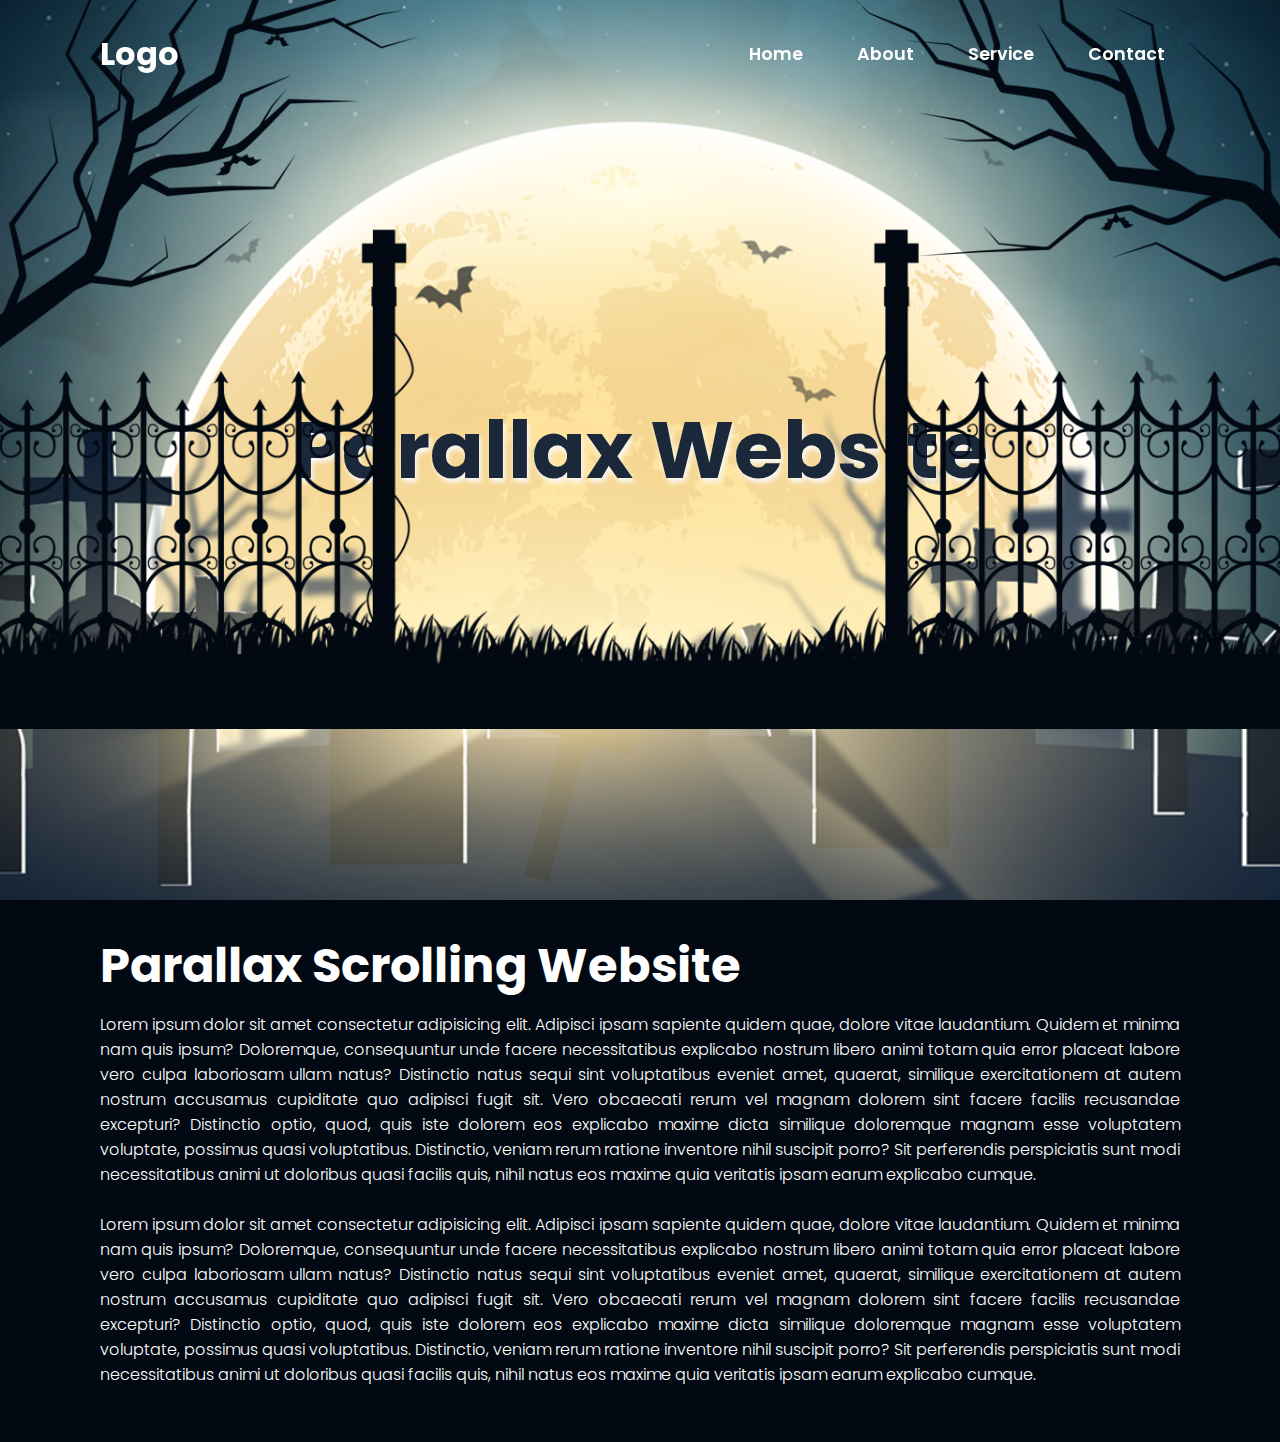
<file: ex1/index.html>
<!DOCTYPE html>
<html lang="en">

<head>
    <meta charset="UTF-8">
    <meta http-equiv="X-UA-Compatible" content="IE=edge">
    <meta name="viewport" content="width=device-width, initial-scale=1.0">
    <title>Parallax Scrolling Website | Codehal</title>
    <link rel="stylesheet" href="style.css">
</head>

<body>
    
    <header>
        <h2 class="logo">Logo</h2>
        <nav class="navigation">
            <a href="#" class="active">Home<span></span></a>
            <a href="#">About<span></span></a>
            <a href="#">Service<span></span></a>
            <a href="#">Contact<span></span></a>
        </nav>
    </header>

    <selection class="parallax">
        <h2 id="text">Parallax Website</h2>
        <img src="tree-left.png" id="tree-left">
        <img src="tree-right.png" id="tree-right">
        <img src="gate-left.png" id="gate-left">
        <img src="gate-right.png" id="gate-right">
        <img src="grass.png" id="grass">
    </selection>

    <section class="sec">
        <h2>Parallax Scrolling Website</h2>
        <p>
           Lorem ipsum dolor sit amet consectetur adipisicing elit. Adipisci ipsam sapiente quidem quae, dolore vitae laudantium. Quidem et minima nam quis ipsum? Doloremque, consequuntur unde facere necessitatibus explicabo nostrum libero animi totam quia error placeat labore vero culpa laboriosam ullam natus? Distinctio natus sequi sint voluptatibus eveniet amet, quaerat, similique exercitationem at autem nostrum accusamus cupiditate quo adipisci fugit sit. Vero obcaecati rerum vel magnam dolorem sint facere facilis recusandae excepturi? Distinctio optio, quod, quis iste dolorem eos explicabo maxime dicta similique doloremque magnam esse voluptatem voluptate, possimus quasi voluptatibus. Distinctio, veniam rerum ratione inventore nihil suscipit porro? Sit perferendis perspiciatis sunt modi necessitatibus animi ut doloribus quasi facilis quis, nihil natus eos maxime quia veritatis ipsam earum explicabo cumque. 
        <br><br>
           Lorem ipsum dolor sit amet consectetur adipisicing elit. Adipisci ipsam sapiente quidem quae, dolore vitae laudantium. Quidem et minima nam quis ipsum? Doloremque, consequuntur unde facere necessitatibus explicabo nostrum libero animi totam quia error placeat labore vero culpa laboriosam ullam natus? Distinctio natus sequi sint voluptatibus eveniet amet, quaerat, similique exercitationem at autem nostrum accusamus cupiditate quo adipisci fugit sit. Vero obcaecati rerum vel magnam dolorem sint facere facilis recusandae excepturi? Distinctio optio, quod, quis iste dolorem eos explicabo maxime dicta similique doloremque magnam esse voluptatem voluptate, possimus quasi voluptatibus. Distinctio, veniam rerum ratione inventore nihil suscipit porro? Sit perferendis perspiciatis sunt modi necessitatibus animi ut doloribus quasi facilis quis, nihil natus eos maxime quia veritatis ipsam earum explicabo cumque. 
        <br><br>
        </p>
    </section>

    <script src="script.js"></script>
</body>
</html>
</file>
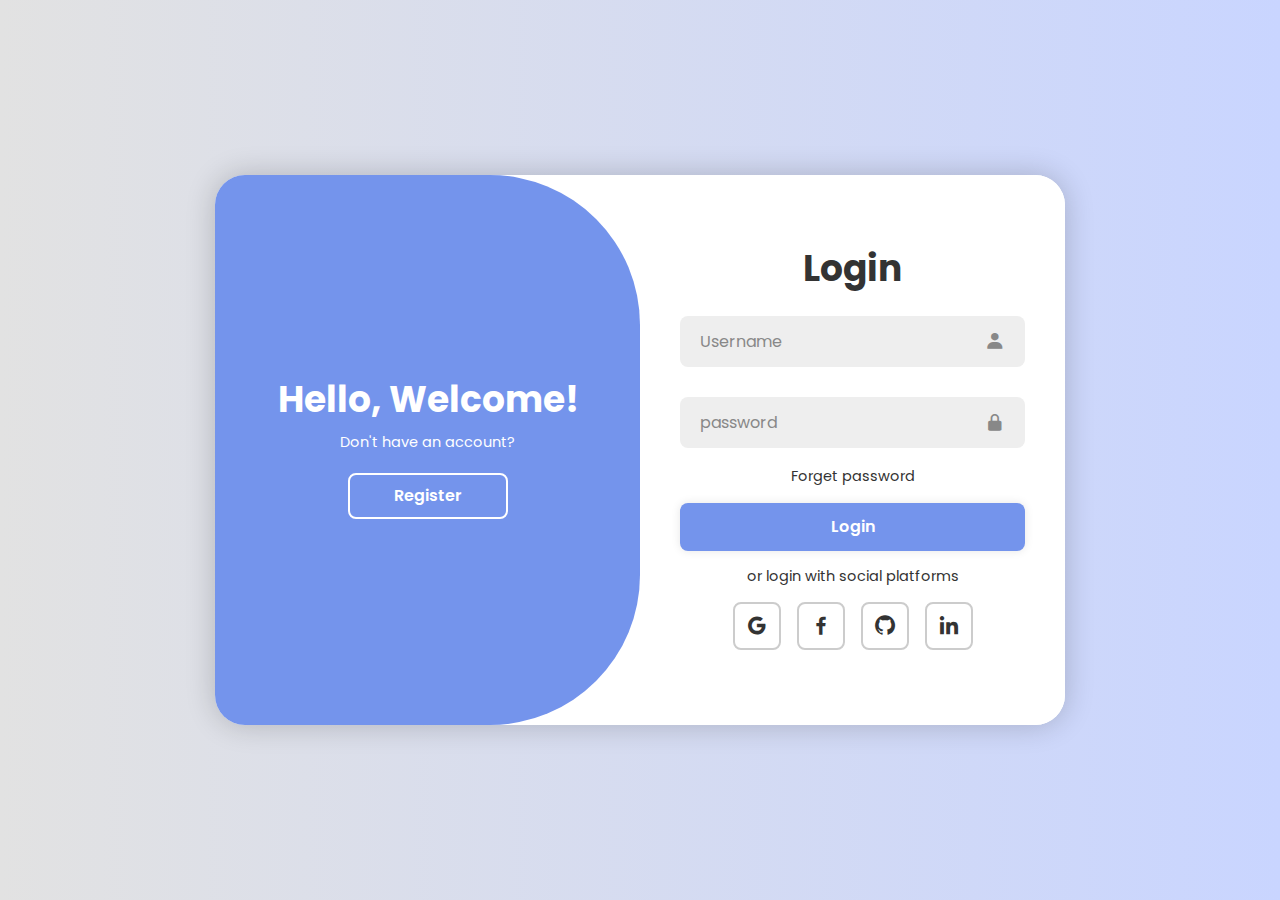
<file: ex2/index.html>
<!DOCTYPE html>
<html lang="en">

<head>
    <meta charset="UTF-8">
    <meta http-equiv="X-UA-Compatible" content="IE=edge">
    <meta name="viewport" content="width=device-width, initial-scale=1.0">
    <title>Responsive Login And Registration Form Using HTML CSS & Javascript | Codehal</title>
    <link href='https://unpkg.com/boxicons@2.1.4/css/boxicons.min.css' rel='stylesheet'>
    <link rel="stylesheet" href="style.css">
</head>

<body>

    <div class="container">
        <div class="form-box login">
            <form action="">
                <h1>Login</h1>
                <div class="input-box">
                    <input type="text" placeholder="Username" required>
                    <i class="bx bxs-user"></i>
                </div>
                <div class="input-box">
                    <input type="password" placeholder="password" required>
                    <i class="bx bxs-lock-alt"></i>
                </div>
                <div class="forgot-link">
                    <a href="#">Forget password</a>
                </div>
                <button type="submit" class="btn">Login</button>
                <p>or login with social platforms</p>
                <div class="social-icons">
                    <a href="https://www.google.com/intl/pt-BR/chrome/" target="_blank"><i class='bx bxl-google'></i></a>
                    <a href="https://pt-br.facebook.com/" target="_blank"><i class='bx bxl-facebook'></i></a>
                    <a href="https://github.com/" target="_blank"><i class='bx bxl-github'></i></a>
                    <a href="https://br.linkedin.com/" target="_blank"><i class='bx bxl-linkedin'></i></a>
                </div>
            </form>
        </div>

        <div class="form-box register">
            <form action="">
                <h1>Registration</h1>
                <div class="input-box">
                    <input type="text" placeholder="Username" required>
                    <i class="bx bxs-user"></i>
                </div>
                <div class="input-box">
                    <input type="email" placeholder="email" required>
                    <i class='bx bxs-envelope'></i>
                </div>
                <div class="input-box">
                    <input type="password" placeholder="password" required>
                    <i class="bx bxs-lock-alt"></i>
                </div>
                <button type="submit" class="btn">Register</button>
                <p>or register with social platforms</p>
                <div class="social-icons">
                    <a href="https://www.google.com/intl/pt-BR/chrome/" target="_blank"><i class='bx bxl-google'></i></a>
                    <a href="https://pt-br.facebook.com/" target="_blank"><i class='bx bxl-facebook'></i></a>
                    <a href="https://github.com/" target="_blank"><i class='bx bxl-github'></i></a>
                    <a href="https://br.linkedin.com/" target="_blank"><i class='bx bxl-linkedin'></i></a>
                </div>
            </form>
        </div>

        <div class="toggle-box">
            <div class="toggle-panel toggle-left">
                <h1>Hello, Welcome!</h1>
                <p>Don't have an account?</p>
                <button class="btn register-btn">Register</button>
            </div>
            <div class="toggle-panel toggle-right">
                <h1>Welcome Back!</h1>
                <p>Already have an account?</p>
                <button class="btn login-btn">Login</button>
            </div>
        </div>
    </div>

    <script src="script.js"></script>
</body>

</html>
</file>
<file: ex1/style.css>
@import url('https://fonts.googleapis.com/css2?family=Poppins:wght@300;400;500;600;700;800;900&display=swap');

*{
    margin: 0;
    padding: 0;
    box-sizing: border-box;
    font-family: 'Poppins', sans-serif;
}

body {
    min-height: 100vh;
    overflow-x: hidden;
}

header {
 position: absolute;
 top: 0;
 left: 0;
 width: 100%;
 padding: 30px 100px;  
 display: flex;
 justify-content: space-between;
 align-items: center;
  z-index: 100;
}

.logo {
    font-size: 2em;
    color: #fff;
    user-select: none;
}

.navigation a {
font-size: 1.1em;
color: #fff;
font-weight: 600;
text-decoration: none;
margin-left: 20px;
padding: 6px 15px;
transition: .5s;
}

.navigation a:hover 
.navigation a.active {
    color: #333;
}

.navigation a span {
    position: absolute;
    top: 0;
    left: 0;
    width: 100%;
    height: 100%;
    background: #fff;
    border-radius: 30px;
    z-index: -1;
    transform: scale(0);
    opacity: 0;
    transition: .5s;
}

.navigationa a:hover span 
.navigation a.active span{
    transform: scale(1);
    opacity: 1;
}

.parallax {
    position: relative;
    display: flex;
    justify-content: center;
    align-items: center;
    height: 100vh;
    background: url('background.png') no-repeat;
    background-size: cover;
    background-position: center;
    background-attachment: fixed;
}

#text {
    position: absolute;
    font-size: 5em;
    color: #1b283a;
    text-shadow: 2px 4px 5px #f9f9f9;
}

.parallax img {
    position: absolute;
    top: 0;
    left: 0;
    width: 100%;
    pointer-events: none;
}

.parallax img#gate-left {
    position: fixed;
    transform: translateX(-282px);
}

.parallax img#gate-right {
    position: fixed;
    transform: translateX(305px);
}

.sec {
    position: relative;
    background: #020912;
    padding: 30px 100px;
}

.sec h2 {
    font-size: 3em;
    color: #fff;
    margin-bottom: 10px;
}

.sec p {
font-size: 1em;
color: #fff;
font-weight: 300;
text-align: justify;
}
</file>
<file: ex2/style.css>
@import url('https://fonts.googleapis.com/css2?family=Poppins:wght@300;400;500;600;700;800;900&display=swap');

* {
    margin: 0;
    padding: 0;
    box-sizing: border-box;
    font-family: 'Poppins', sans-serif;
}

body {
    display: flex;
    justify-content: center;
    align-items: center;
    min-height: 100vh;
    background: linear-gradient(90deg, #e2e2e2, #c9d5ff);
}

.container {
    position: relative;
    width: 850px;
    height: 550px;
    background: #fff;
    border-radius: 30px;
    box-shadow: 0 0 30px rgba(0, 0, 0, .2);
    overflow: hidden;
}

.form-box {
    position: absolute;
    right: 0;
    width: 50%;
    height: 100%;
    background: #fff;
    display: flex;
    align-items: center;
    color: #333;
    text-align: center;
    padding: 40px;
    z-index: 1;
    transition: .6s ease-in-out 1.2s, visibility 0s 1s;
}

.container.active .form-box {
    right: 50%;
}

.form-box.register {
    visibility: hidden;
}

.container.active .form-box.register {
    visibility: visible;
}

form {
    width: 100%;
}

.container h1 {
    font-size: 36px;
    margin: -10px 0;
}

.input-box {
    position: relative;
    margin: 30px 0;
}

.input-box input {
    width: 100%;
    padding: 13px 50px 13px 20px;
    background: #eee;
    border-radius: 8px;
    border: none;
    outline: none;
    font-size: 16px;
    color: #333;
    font-weight: 500;
}

.input-box input::placeholder {
    color: #888;
    font-weight: 400;
}

.input-box i {
    position: absolute;
    right: 20px;
    top: 50%;
    transform: translateY(-50%);
    font-size: 20px;
    color: #888;
}

.forgot-link {
    margin: -15px 0 15px;
}

.forgot-link a {
    font-size: 14.5px;
    color: #333;
    text-decoration: none;
}

.btn {
    width: 100%;
    height: 48px;
    background: #7494ec;
    border-radius: 8px;
    box-shadow: 0 0 10px rgba(0, 0, 0, .1);
    border: none;
    cursor: pointer;
    font-size: 16px;
    color: #fff;
    font-weight: 600;
}

.container p {
    font-size: 14.5px;
    margin: 15px 0;
}

.social-icons {
    display: flex;
    justify-content: center;
}

.social-icons a {
    display: inline-flex;
    padding: 10px;
    border: 2px solid #ccc;
    border-radius: 8px;
    font-size: 24px;
    color: #333;
    text-decoration: none;
    margin: 0 8px;
}

.toggle-box {
    position: absolute;
    width: 100%;
    height: 100%;
}

.toggle-box::before {
    content: '';
    position: absolute;
    left: -250%;
    width: 300%;
    height: 100%;
    background: #7494ec;
    border-radius: 150px;
    z-index: 2;
    transition: 1.8s ease-in-out;
}

.container.active .toggle-box::before {
    left: 50%;
}

.toggle-panel {
    position: absolute;
    width: 50%;
    height: 100%;
    color: #fff;
    display: flex;
    flex-direction: column;
    justify-content: center;
    align-items: center;
    z-index: 2;
    transition: .6s ease-in-out;
}

.toggle-panel.toggle-left {
    left: 0;
    transition-delay: .1.2s;
}

.container.active .toggle-panel.toggle-left {
    left: -50%;
    transition-delay: .6s;
}

.toggle-panel.toggle-right {
    right: -50%;
    transition-delay: .6s;
}

.container.active .toggle-panel.toggle-right {
    right: 0;
    transition-delay: 1.2s;
}

.toggle-panel p {
    margin-bottom: 20px;
}

.toggle-panel .btn {
    width: 160px;
    height: 46px;
    background: transparent;
    border: 2px solid #fff;
    box-shadow: none;
}

@media screen and (max-width: 650px){
    .container {
        height: calc(100vh - 40px);
    }

    .form-box {
        bottom: 0;
        width: 100%;
        height: 70%;
    }

    .container.active .form-box {
        right: 0;
        bottom: 30%;
    }

    .toggle-box::before {
        left: 0;
        top: -270%;
        width: 100%;
        height: 300%;
        border-radius: 20vw;
    }

    .container.active .toggle-box::before {
        left: 0;
        top: 70%;
    }

    .toggle-panel {
        width: 100%;
        height: 30%;
    }

    .toggle-panel.toggle-left {
        top: 0;
    }

    .container.active .toggle-panel.toggle-left {
        left: 0;
        top: -30px;
    }

    .toggle-panel.toggle-right {
        right: 0;
        bottom: -30px;
    }

    .container.active .toggle-panel.toggle-right {
        bottom: 0;
    }
}

@media screen and (max-width: 400px) {
    .form-box {
        padding: 20px;
    }

    .toggle-panel h1 {
        font-size: 30px;
    }
}
</file>
